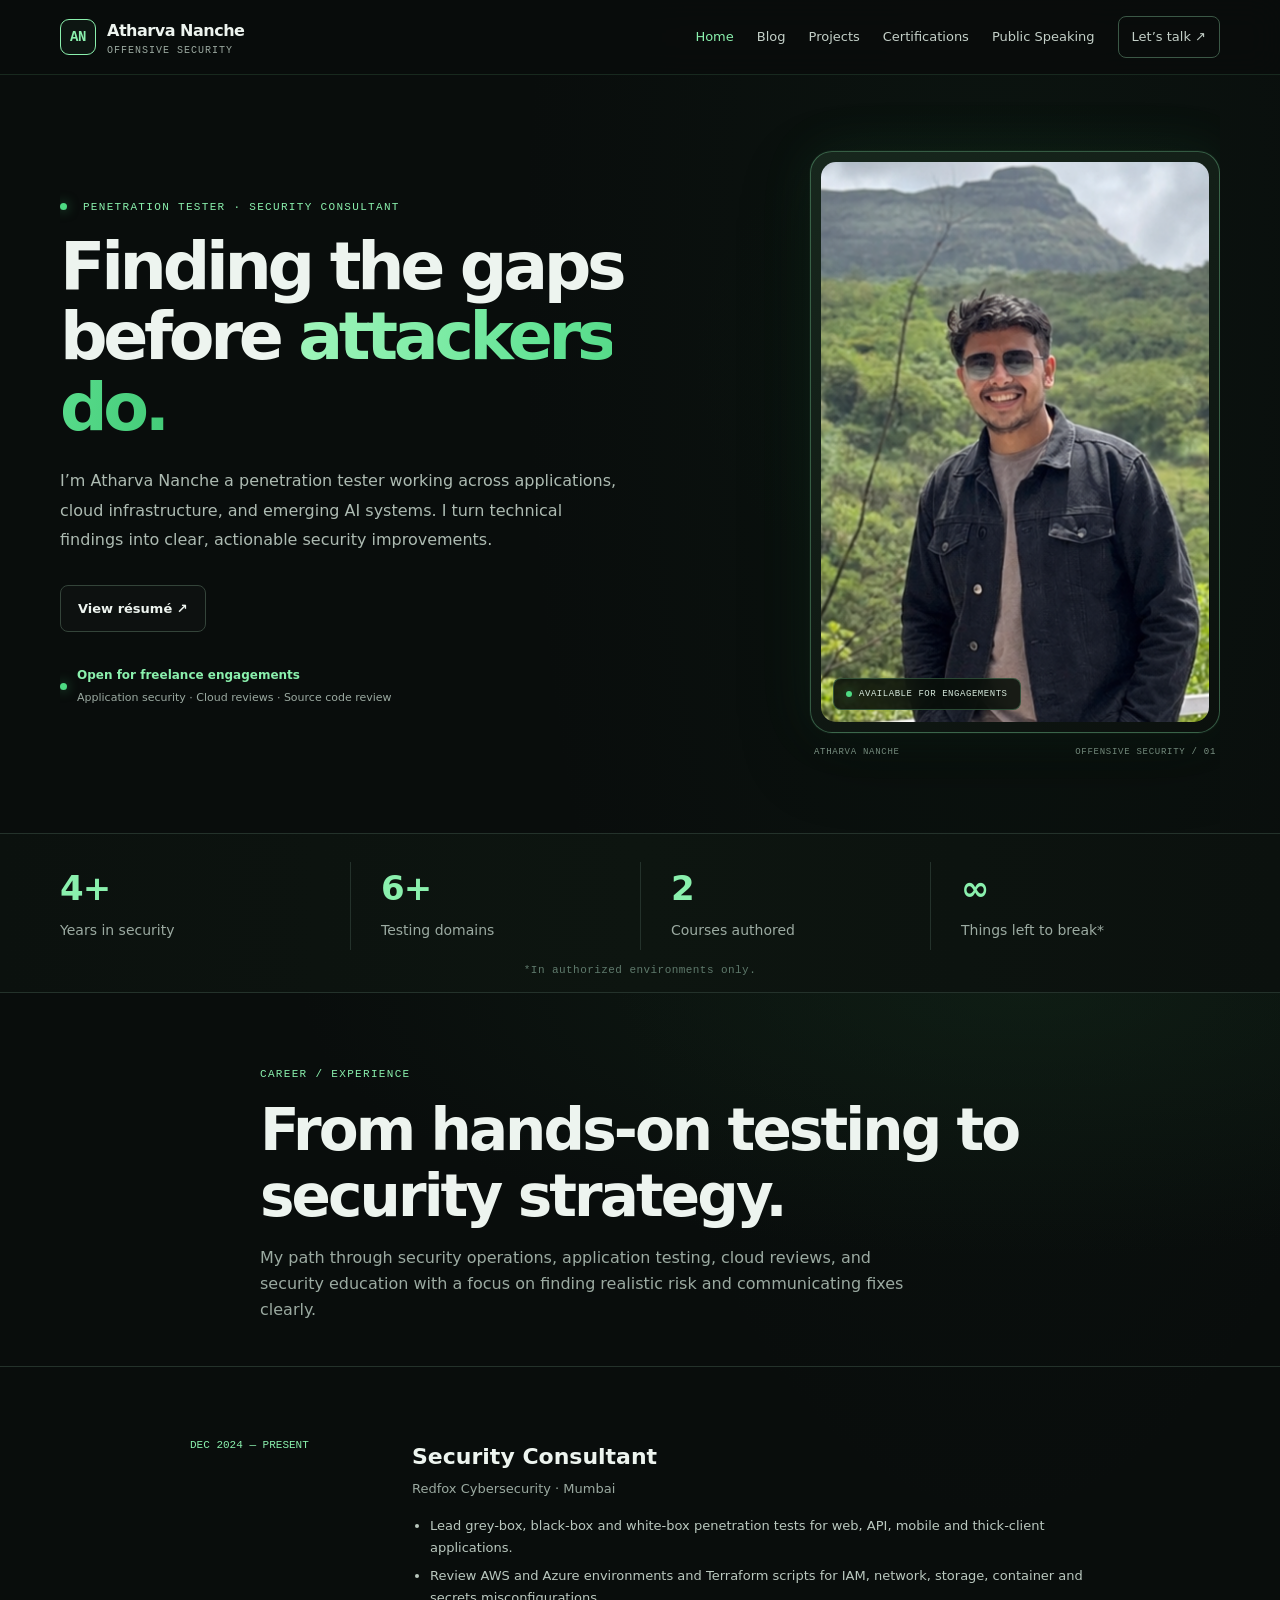
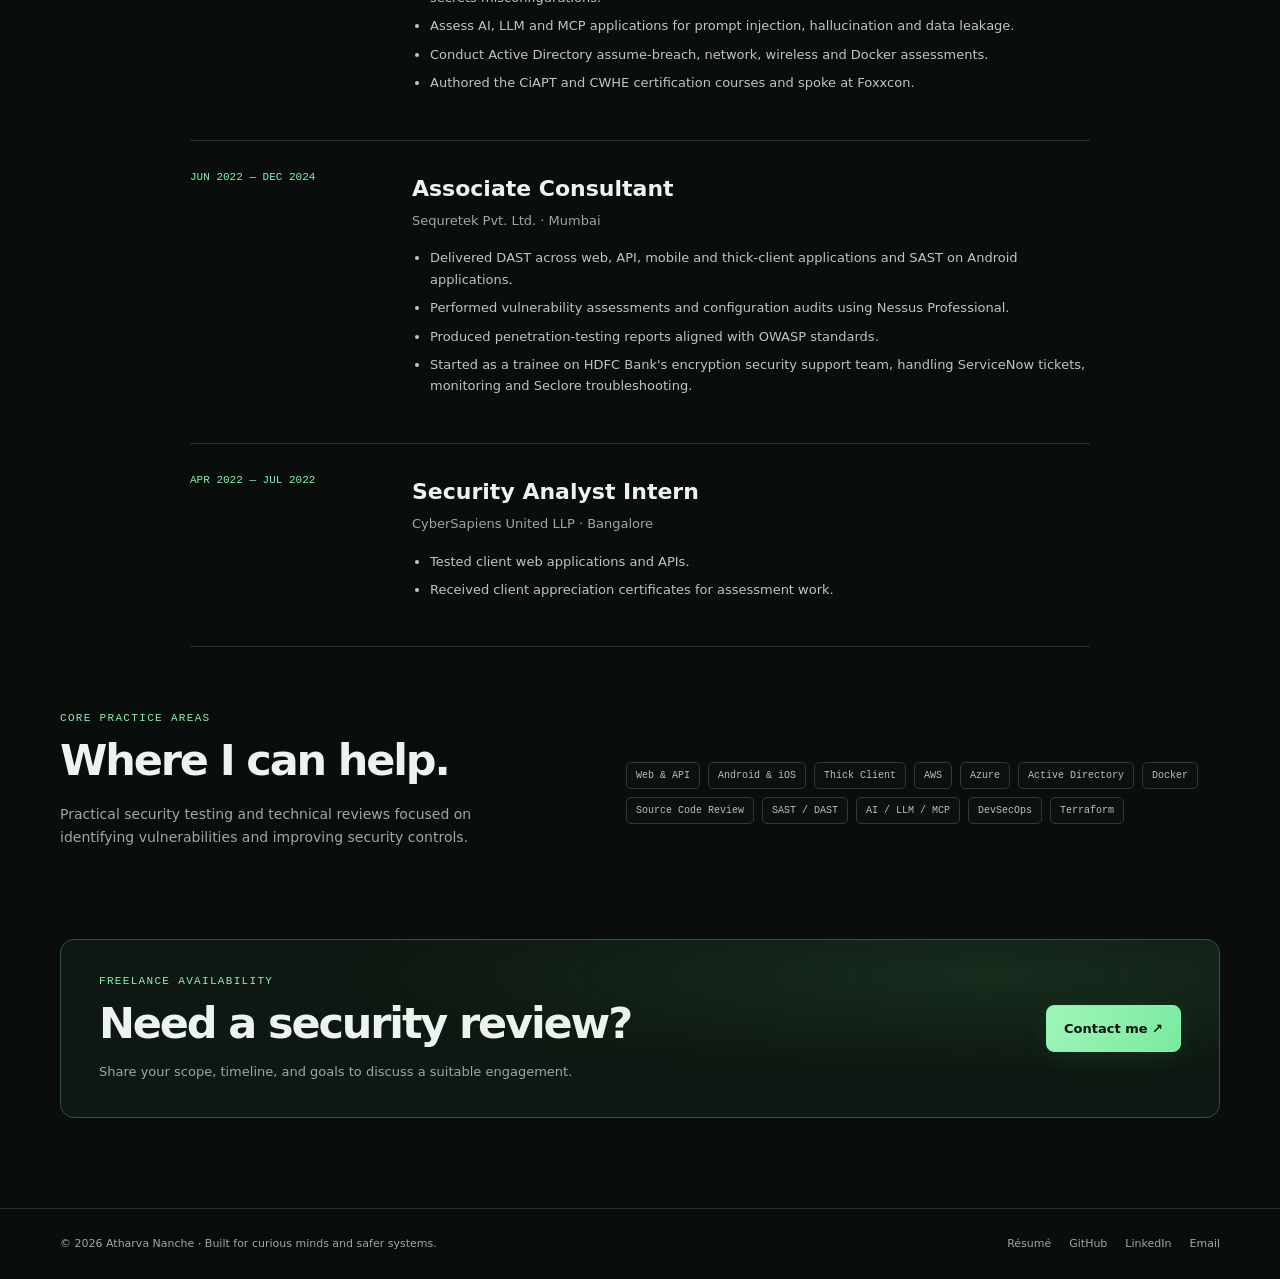
<file: index.html>
<!doctype html>
<html lang="en">
<head>
  <meta charset="utf-8">
  <meta name="viewport" content="width=device-width, initial-scale=1">

  <meta name="description" content="Atharva Nanche — penetration tester focused on application, cloud, and AI security. Available for freelance security engagements.">
  <meta name="theme-color" content="#090d0c">

  <title>Atharva Nanche | Penetration Tester &amp; Security Consultant</title>

  <link rel="icon" href="assets/favicon.svg" type="image/svg+xml">
  <link rel="stylesheet" href="assets/css/styles.css">

  <script defer src="assets/js/data.js"></script>
  <script defer src="assets/js/site.js"></script>
</head>

<body data-page="home">

  <div id="site-header"></div>

  <main>
    <!-- HERO -->
    <section class="hero container">

      <div class="hero-copy">
        <div class="eyebrow">
          <span class="status-dot"></span>
          PENETRATION TESTER · SECURITY CONSULTANT
        </div>

        <h1>
          Finding the gaps<br>
          before <span class="accent">attackers do.</span>
        </h1>

        <p class="hero-lede">
          I’m Atharva Nanche a penetration tester working across
          applications, cloud infrastructure, and emerging AI systems.
          I turn technical findings into clear, actionable security improvements.
        </p>

        <div class="hero-actions">
          <a
            class="button button-ghost"
            href="assets/Atharva_Nanche_Resume.pdf"
            target="_blank"
            rel="noopener noreferrer"
          >
            View résumé ↗
          </a>
        </div>

        <div class="availability">
          <span class="availability-mark"></span>
          <span>
            <strong>Open for freelance engagements</strong>
            <small>Application security · Cloud reviews · Source code review</small>
          </span>
        </div>
      </div>

      <!-- PROFILE IMAGE -->
      <div class="hero-profile">
        <div class="profile-frame">
          <!-- Replace this file with your own photo when ready -->
          <img
            src="assets/profile.png"
            alt="Temporary profile image placeholder for Atharva Nanche"
            class="profile-image"
            width="480"
            height="560"
          >

          <div class="profile-status">
            <span class="status-dot"></span>
            AVAILABLE FOR ENGAGEMENTS
          </div>
        </div>

        <div class="profile-caption">
          <span>ATHARVA NANCHE</span>
          <span>OFFENSIVE SECURITY / 01</span>
        </div>
      </div>

    </section>

    <!-- EXPERIENCE METRIC -->
    <section class="stats-strip" aria-label="Professional experience">
      <div class="container">
        <div class="stats-grid">
          <div class="stat"><strong>4+</strong><span>Years in security</span></div>
          <div class="stat"><strong>6+</strong><span>Testing domains</span></div>
          <div class="stat"><strong>2</strong><span>Courses authored</span></div>
          <div class="stat"><strong>∞</strong><span>Things left to break*</span></div>
        </div>
        <p class="stats-note">*In authorized environments only.</p>
      </div>
    </section>

    <!-- EXPERIENCE INTRODUCTION -->
    <section class="page-hero">
      <div class="container page-heading">
        <p class="eyebrow">CAREER / EXPERIENCE</p>

        <h2>From hands-on testing to security strategy.</h2>

        <p>
          My path through security operations, application testing,
          cloud reviews, and security education with a focus on finding
          realistic risk and communicating fixes clearly.
        </p>
      </div>
    </section>

    <!-- EXPERIENCE TIMELINE -->
    <section class="content-section container">

      <div class="timeline" id="experience-timeline"></div>

      <!-- CORE PRACTICE AREAS -->
      <div class="split-section practice-section">
        <div>
          <p class="eyebrow">CORE PRACTICE AREAS</p>
          <h2>Where I can help.</h2>
          <p class="section-intro">
            Practical security testing and technical reviews focused on
            identifying vulnerabilities and improving security controls.
          </p>
        </div>

        <div class="tag-list">
          <span class="tag">Web &amp; API</span>
          <span class="tag">Android &amp; iOS</span>
          <span class="tag">Thick Client</span>
          <span class="tag">AWS</span>
          <span class="tag">Azure</span>
          <span class="tag">Active Directory</span>
          <span class="tag">Docker</span>
          <span class="tag">Source Code Review</span>
          <span class="tag">SAST / DAST</span>
          <span class="tag">AI / LLM / MCP</span>
          <span class="tag">DevSecOps</span>
          <span class="tag">Terraform</span>
        </div>
      </div>

      <!-- FREELANCE CONTACT -->
      <div class="cta-panel">
        <div>
          <p class="eyebrow">FREELANCE AVAILABILITY</p>
          <h2>Need a security review?</h2>
          <p>
            Share your scope, timeline, and goals to discuss a suitable engagement.
          </p>
        </div>

        <a
          class="button button-primary"
          href="mailto:atharvananche001@gmail.com?subject=Security%20Engagement"
        >
          Contact me ↗
        </a>
      </div>

    </section>
  </main>

  <div id="site-footer"></div>

</body>
</html>
</file>
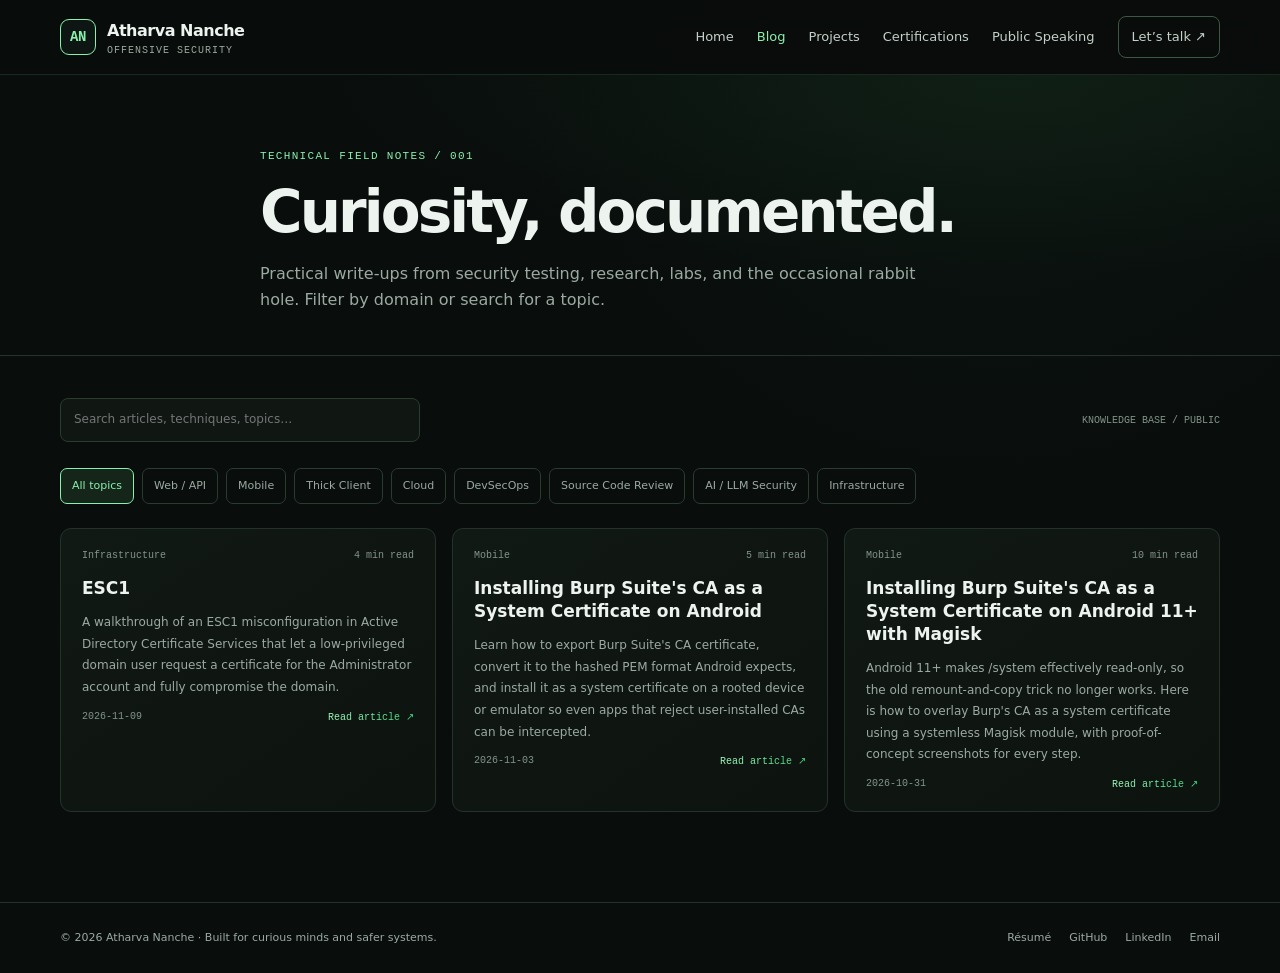
<file: blog/index.html>
<!doctype html><html lang="en"><head><meta charset="utf-8"><meta name="viewport" content="width=device-width,initial-scale=1"><meta name="description" content="Technical field notes on penetration testing, cloud security, mobile, DevSecOps, and AI security."><title>Blog | Atharva Nanche</title><link rel="icon" href="../assets/favicon.svg"><link rel="stylesheet" href="../assets/css/styles.css"><script>window.SITE_BASE="..";</script><script defer src="../assets/js/data.js"></script><script defer src="../assets/js/site.js"></script></head><body><div id="site-header"></div><main><section class="page-hero"><div class="container page-heading"><p class="eyebrow">TECHNICAL FIELD NOTES / 001</p><h1>Curiosity, documented.</h1><p>Practical write-ups from security testing, research, labs, and the occasional rabbit hole. Filter by domain or search for a topic.</p></div></section><section class="content-section container"><div class="toolbar"><input id="blog-search" class="search-input" type="search" placeholder="Search articles, techniques, topics…" aria-label="Search articles"><span class="article-meta">KNOWLEDGE BASE / PUBLIC</span></div><div id="blog-filters" class="filter-row"></div><div id="blog-grid" class="article-grid"></div></section></main><div id="site-footer"></div></body></html>
</file>
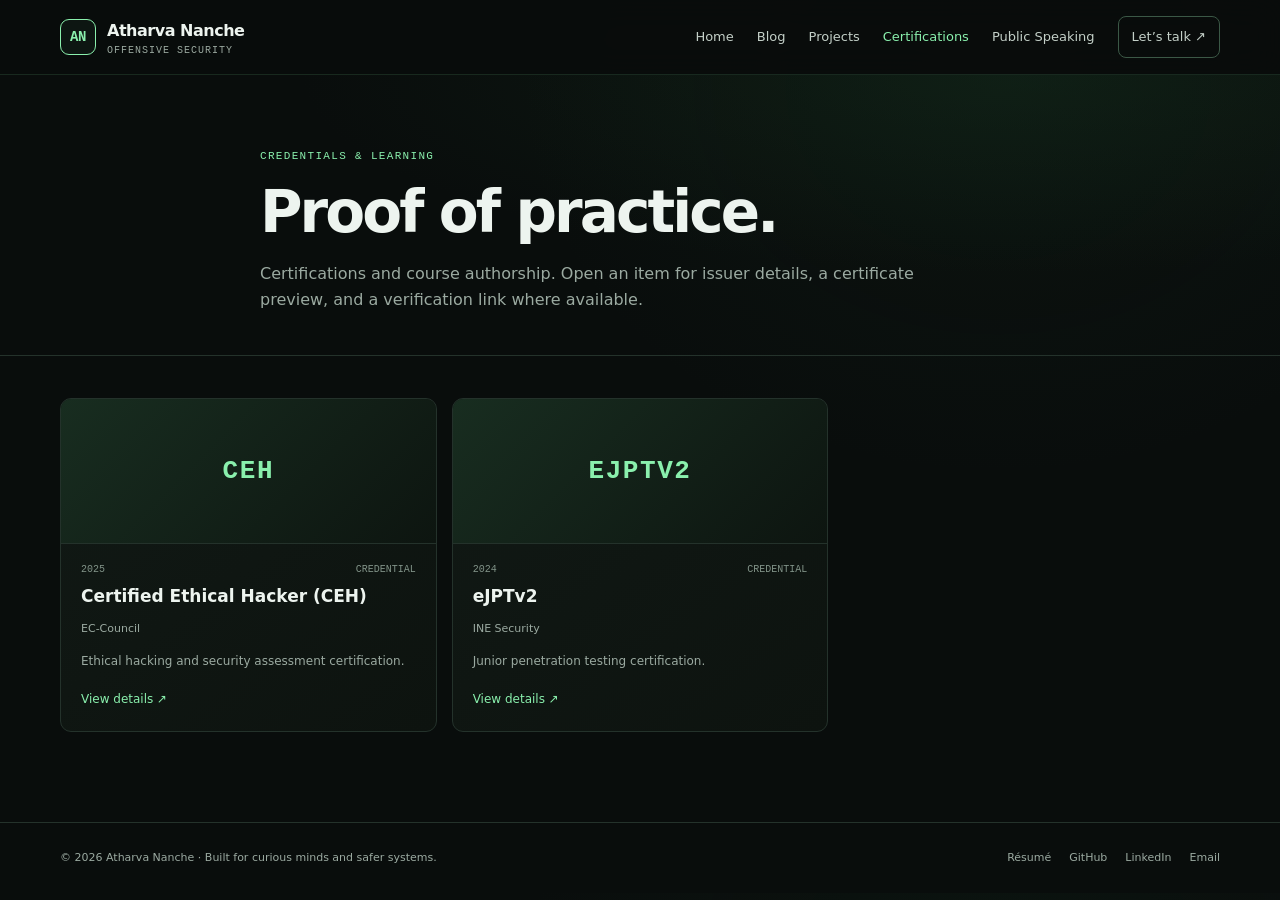
<file: certifications/index.html>
<!doctype html><html lang="en"><head><meta charset="utf-8"><meta name="viewport" content="width=device-width,initial-scale=1"><title>Certifications | Atharva Nanche</title><link rel="icon" href="../assets/favicon.svg"><link rel="stylesheet" href="../assets/css/styles.css"><script>window.SITE_BASE="..";</script><script defer src="../assets/js/data.js"></script><script defer src="../assets/js/site.js"></script></head><body><div id="site-header"></div><main><section class="page-hero"><div class="container page-heading"><p class="eyebrow">CREDENTIALS & LEARNING</p><h1>Proof of practice.</h1><p>Certifications and course authorship. Open an item for issuer details, a certificate preview, and a verification link where available.</p></div></section><section class="content-section container"><div id="cert-grid" class="cert-grid"></div></section></main><div id="site-footer"></div></body></html>
</file>
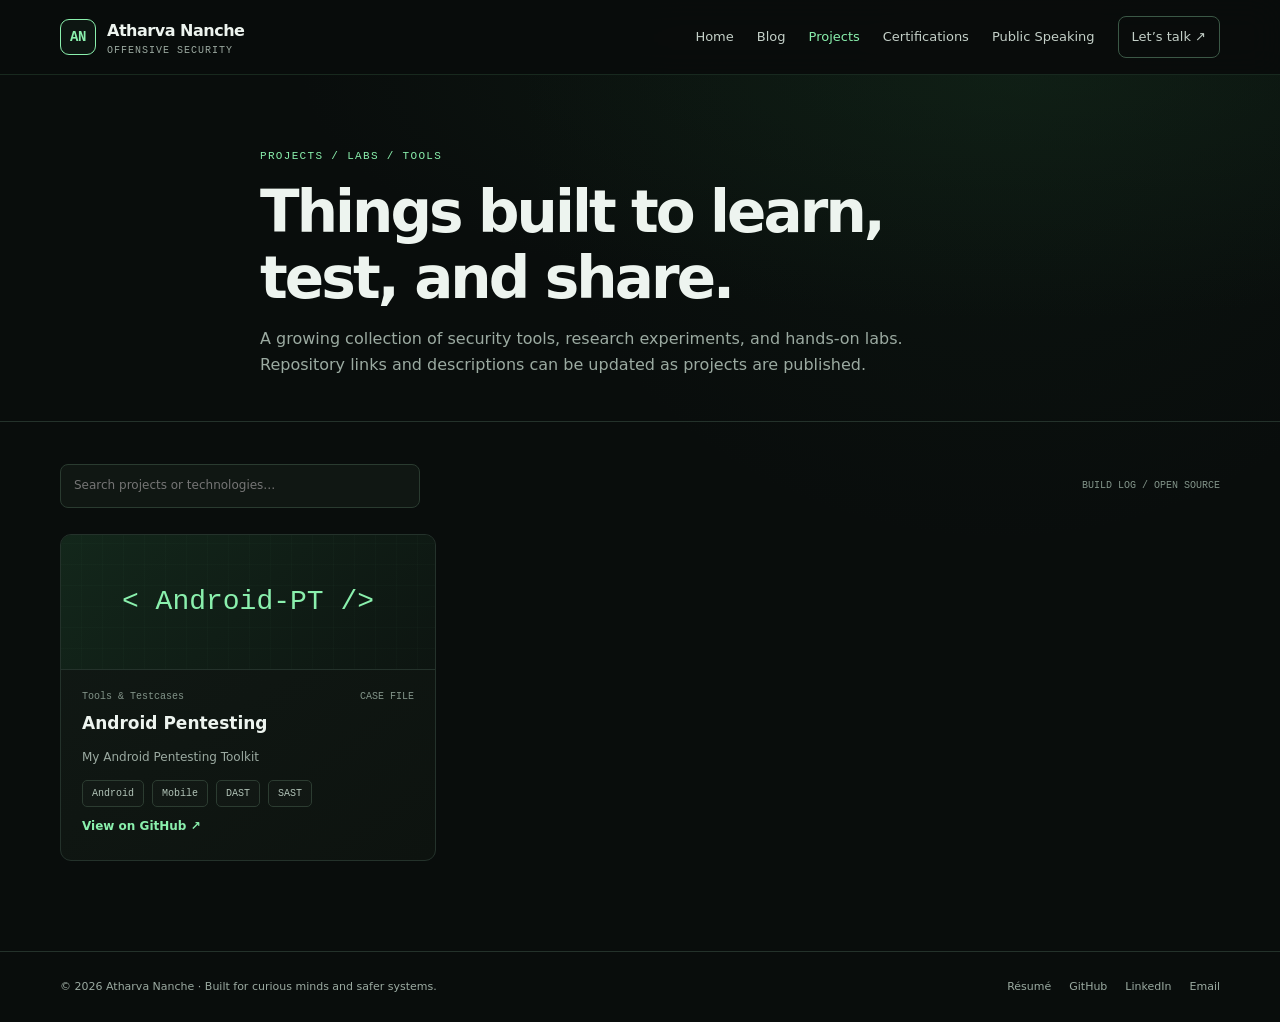
<file: projects/index.html>
<!doctype html><html lang="en"><head><meta charset="utf-8"><meta name="viewport" content="width=device-width,initial-scale=1"><title>Projects | Atharva Nanche</title><link rel="icon" href="../assets/favicon.svg"><link rel="stylesheet" href="../assets/css/styles.css"><script>window.SITE_BASE="..";</script><script defer src="../assets/js/data.js"></script><script defer src="../assets/js/site.js"></script></head><body><div id="site-header"></div><main><section class="page-hero"><div class="container page-heading"><p class="eyebrow">PROJECTS / LABS / TOOLS</p><h1>Things built to learn, test, and share.</h1><p>A growing collection of security tools, research experiments, and hands-on labs. Repository links and descriptions can be updated as projects are published.</p></div></section><section class="content-section container"><div class="toolbar"><input id="project-search" class="search-input" type="search" placeholder="Search projects or technologies…" aria-label="Search projects"><span class="article-meta">BUILD LOG / OPEN SOURCE</span></div><div id="projects-grid" class="project-grid"></div></section></main><div id="site-footer"></div></body></html>
</file>
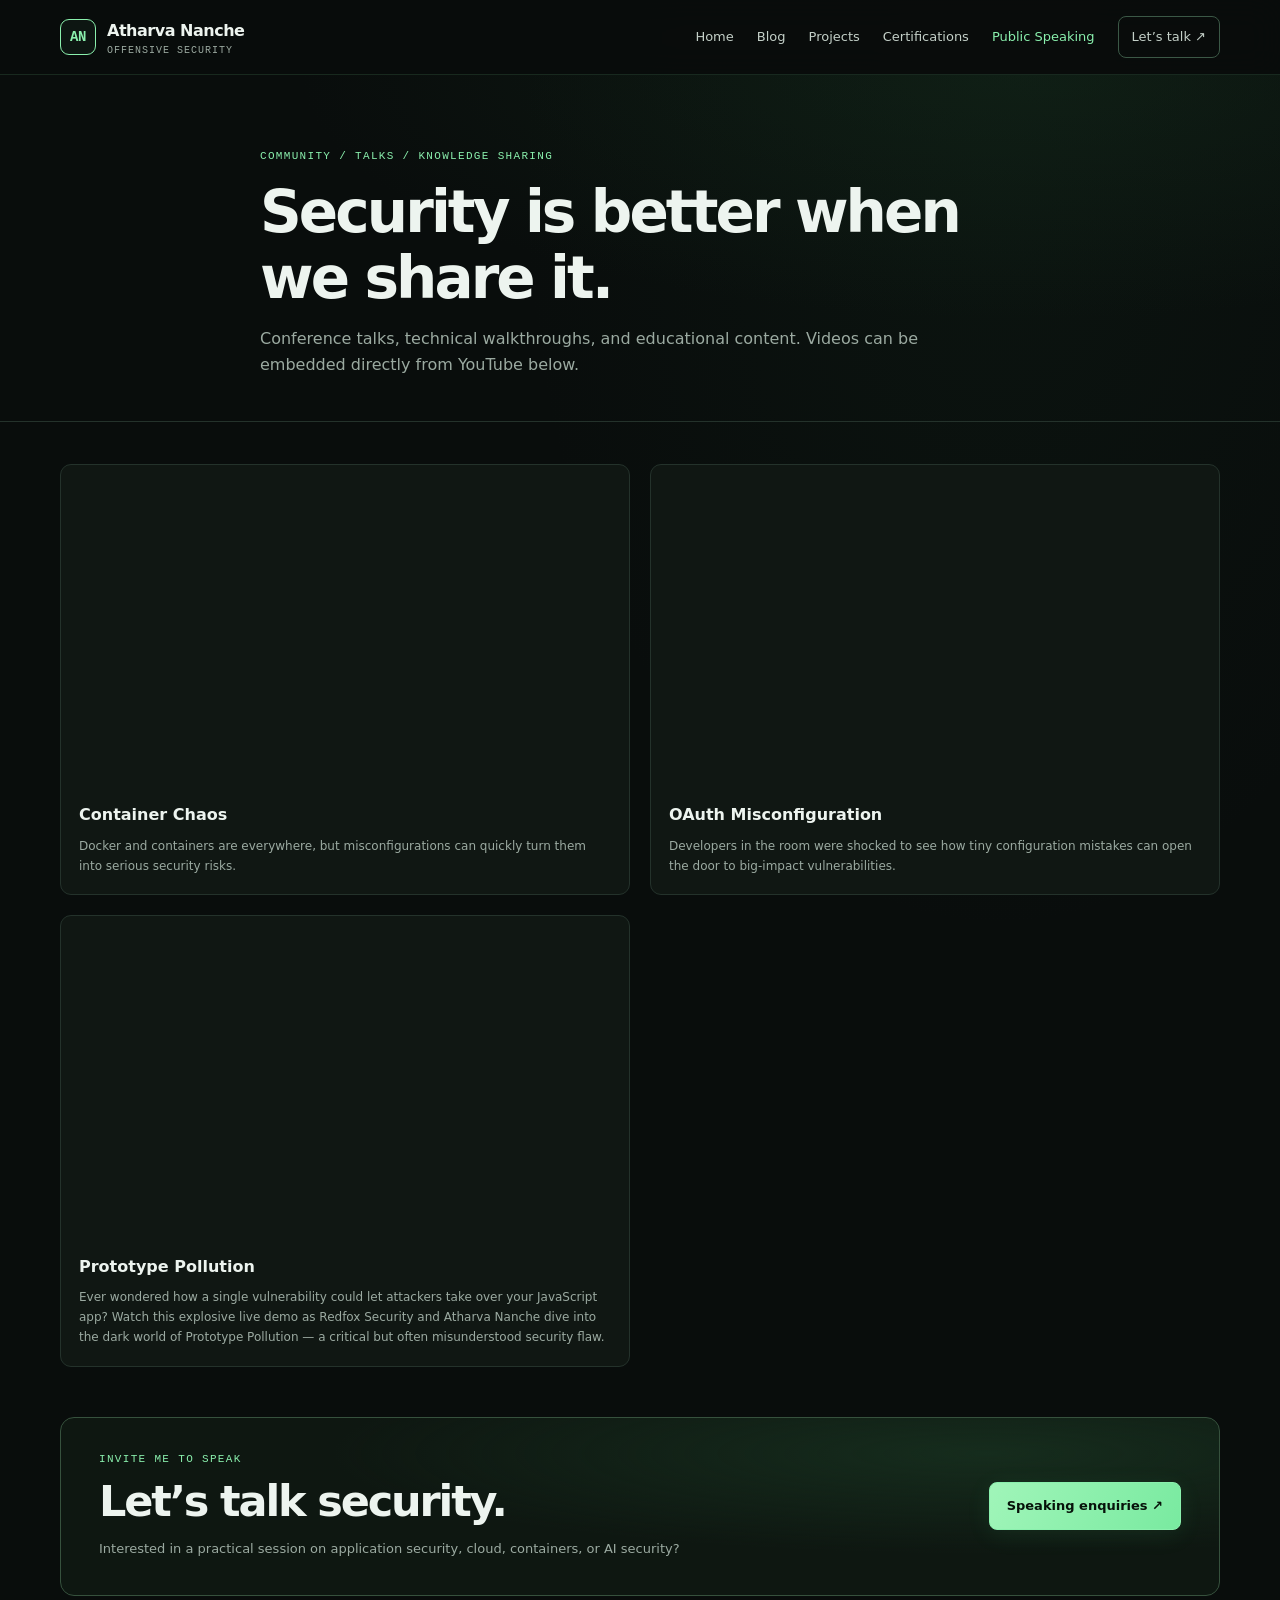
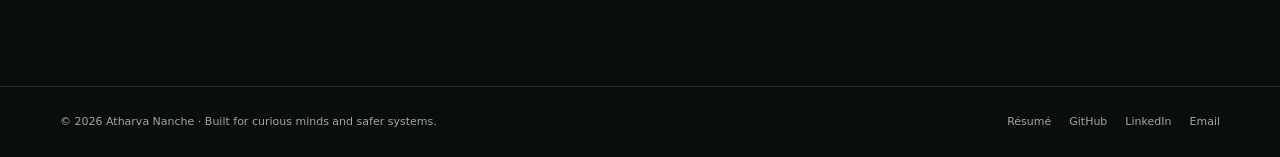
<file: public-speaking/index.html>
<!doctype html><html lang="en"><head><meta charset="utf-8"><meta name="viewport" content="width=device-width,initial-scale=1"><title>Public Speaking | Atharva Nanche</title><link rel="icon" href="../assets/favicon.svg"><link rel="stylesheet" href="../assets/css/styles.css"><script>window.SITE_BASE="..";</script><script defer src="../assets/js/data.js"></script><script defer src="../assets/js/site.js"></script></head><body><div id="site-header"></div><main><section class="page-hero"><div class="container page-heading"><p class="eyebrow">COMMUNITY / TALKS / KNOWLEDGE SHARING</p><h1>Security is better when we share it.</h1><p>Conference talks, technical walkthroughs, and educational content. Videos can be embedded directly from YouTube below.</p></div></section><section class="content-section container"><div id="video-grid" class="video-grid"></div><div class="cta-panel" style="margin-top:50px"><div><p class="eyebrow">INVITE ME TO SPEAK</p><h2>Let’s talk security.</h2><p>Interested in a practical session on application security, cloud, containers, or AI security?</p></div><a class="button button-primary" href="mailto:atharvananche001@gmail.com?subject=Speaking%20Invitation">Speaking enquiries ↗</a></div></section></main><div id="site-footer"></div></body></html>
</file>
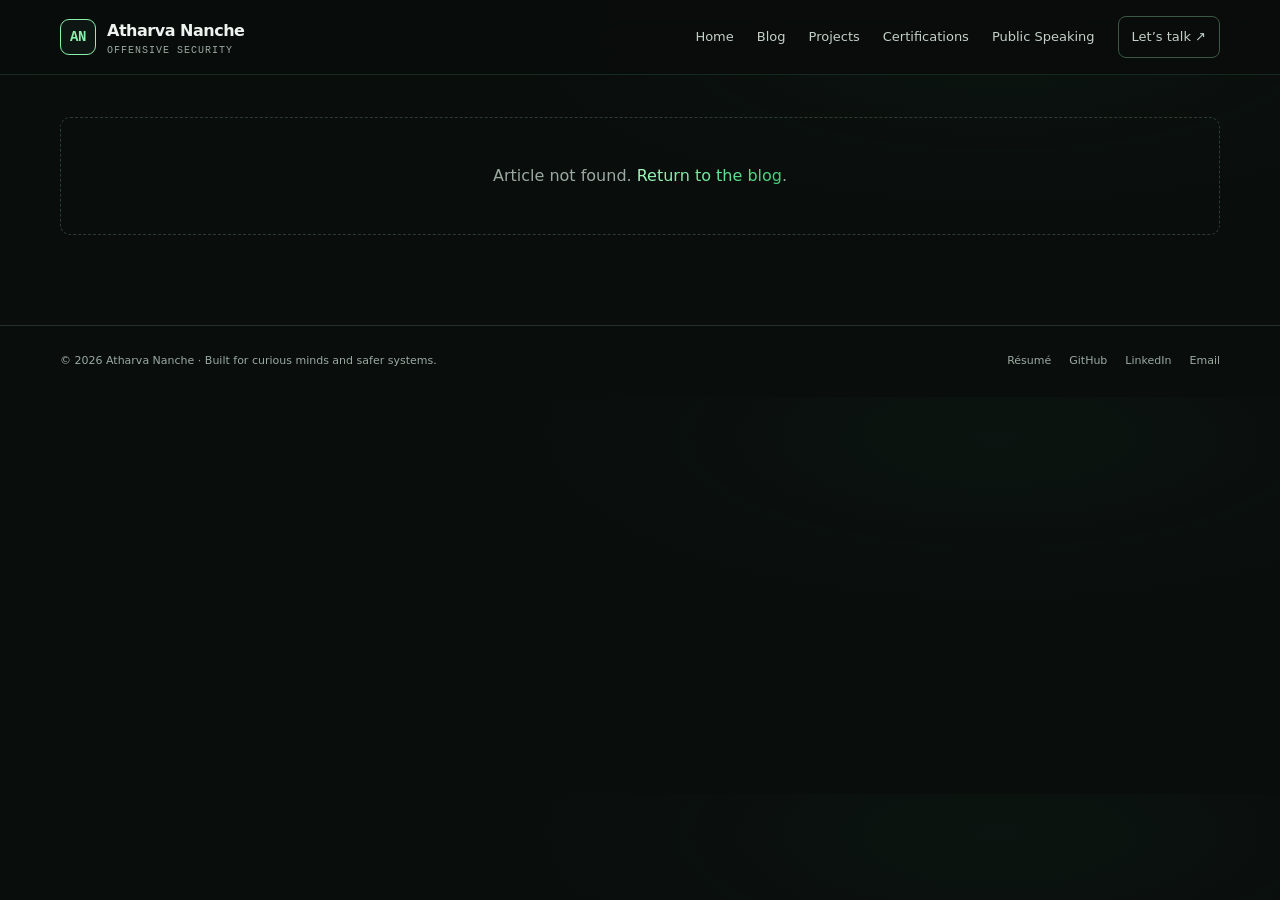
<file: blog/article.html>
<!doctype html><html lang="en"><head><meta charset="utf-8"><meta name="viewport" content="width=device-width,initial-scale=1"><title>Article | Atharva Nanche</title><link rel="icon" href="../assets/favicon.svg"><link rel="stylesheet" href="../assets/css/styles.css"><script>window.SITE_BASE="..";</script><script defer src="../assets/js/data.js"></script><script defer src="../assets/js/site.js"></script></head><body><div id="site-header"></div><main id="article-root"></main><div id="site-footer"></div></body></html>
</file>
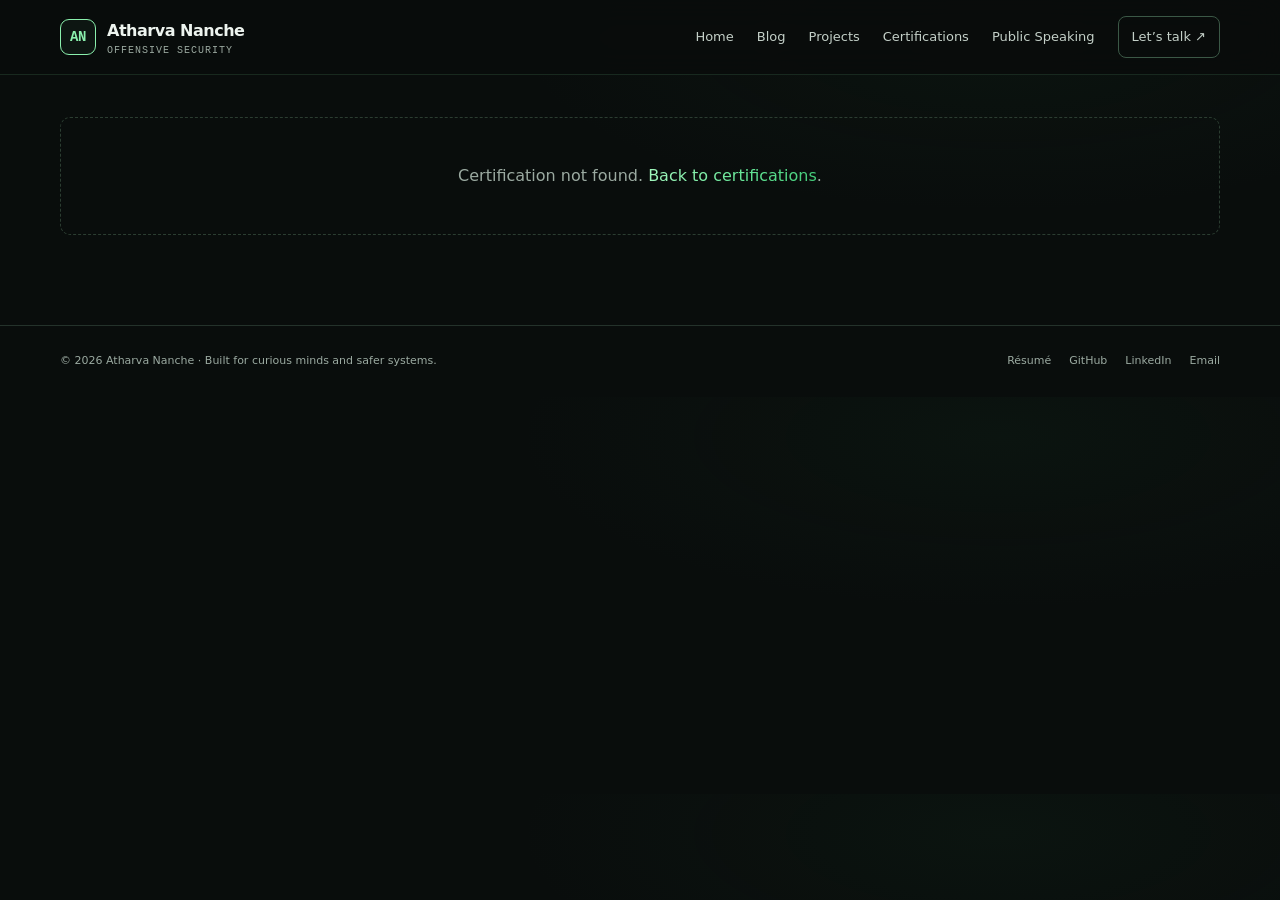
<file: certifications/details.html>
<!doctype html><html lang="en"><head><meta charset="utf-8"><meta name="viewport" content="width=device-width,initial-scale=1"><title>Certification details | Atharva Nanche</title><link rel="icon" href="../assets/favicon.svg"><link rel="stylesheet" href="../assets/css/styles.css"><script>window.SITE_BASE="..";</script><script defer src="../assets/js/data.js"></script><script defer src="../assets/js/site.js"></script></head><body><div id="site-header"></div><main id="cert-detail"></main><div id="site-footer"></div></body></html>
</file>
<file: assets/css/styles.css>
:root {
  --bg: #090d0c;
  --bg-soft: #0c120f;
  --panel: #101715;
  --panel2: #131c18;
  --line: #24322b;
  --text: #edf4ef;
  --muted: #9baaa1;
  --green: #8af0ad;
  --green2: #4edb83;
  --green-dark: #183a27;
  --mono: "SFMono-Regular", Consolas, "Liberation Mono", monospace;
  --sans: Inter, ui-sans-serif, system-ui, -apple-system,
    BlinkMacSystemFont, "Segoe UI", sans-serif;
  --max: 1160px;
}

/* RESET */

* {
  box-sizing: border-box;
}

html {
  scroll-behavior: smooth;
  scroll-padding-top: 90px;
}

body {
  margin: 0;
  background:
    radial-gradient(ellipse at 78% 10%, rgba(30, 79, 47, 0.10), transparent 34%),
    var(--bg);
  color: var(--text);
  font-family: var(--sans);
  line-height: 1.65;
}

a {
  color: inherit;
  text-decoration: none;
}

img {
  max-width: 100%;
  display: block;
}

button,
input,
select,
textarea {
  font: inherit;
}

button,
a {
  -webkit-tap-highlight-color: transparent;
}

::selection {
  color: #07120a;
  background: var(--green);
}

.container {
  width: min(var(--max), calc(100% - 44px));
  margin-inline: auto;
}

/* NAVIGATION */

.site-header {
  position: sticky;
  top: 0;
  z-index: 20;
  background: rgba(9, 13, 12, 0.90);
  backdrop-filter: blur(16px);
  -webkit-backdrop-filter: blur(16px);
  border-bottom: 1px solid rgba(138, 240, 173, 0.12);
}

.nav-wrap {
  min-height: 74px;
  display: flex;
  align-items: center;
  justify-content: space-between;
  gap: 24px;
}

.brand {
  display: flex;
  align-items: center;
  gap: 11px;
  font-weight: 750;
  letter-spacing: -0.03em;
  flex-shrink: 0;
}

.brand-mark {
  display: grid;
  place-items: center;
  width: 36px;
  height: 36px;
  border: 1px solid var(--green);
  border-radius: 9px;
  color: var(--green);
  font: 700 14px var(--mono);
  background: rgba(138, 240, 173, 0.04);
}

.brand small {
  display: block;
  color: var(--muted);
  font: 10px var(--mono);
  letter-spacing: 0.1em;
}

.nav-links {
  display: flex;
  align-items: center;
  gap: 23px;
  color: #c4d0c8;
  font-size: 13px;
}

.nav-links a {
  transition: color 0.2s ease;
}

.nav-links a:hover,
.nav-links a.active {
  color: var(--green);
}

.nav-contact {
  border: 1px solid #3b5846;
  border-radius: 8px;
  padding: 9px 13px;
}

.nav-contact:hover {
  background: rgba(138, 240, 173, 0.06);
}

.menu-toggle {
  display: none;
  background: transparent;
  border: 1px solid var(--line);
  color: var(--text);
  padding: 7px 10px;
  border-radius: 8px;
  cursor: pointer;
}

/* HERO */

.hero {
  position: relative;
  display: grid;
  grid-template-columns: minmax(0, 1.12fr) minmax(280px, 0.88fr);
  align-items: center;
  gap: clamp(35px, 6vw, 80px);
  padding-top: 76px;
  padding-bottom: 76px;
  overflow: hidden;
  isolation: isolate;
}

.hero::before {
  content: "";
  position: absolute;
  z-index: -1;
  right: -10%;
  top: 2%;
  width: 650px;
  height: 540px;
  background: radial-gradient(
    ellipse,
    rgba(53, 165, 95, 0.12),
    rgba(18, 61, 34, 0.04) 42%,
    transparent 70%
  );
  pointer-events: none;
}

.hero-copy {
  position: relative;
  z-index: 1;
  min-width: 0;
}

.eyebrow {
  font: 11px var(--mono);
  letter-spacing: 0.12em;
  color: var(--green);
  margin: 0 0 18px;
}

.status-dot,
.availability-mark {
  display: inline-block;
  width: 7px;
  height: 7px;
  flex: 0 0 auto;
  background: var(--green2);
  border-radius: 50%;
  box-shadow: 0 0 12px rgba(78, 219, 131, 0.55);
  margin-right: 8px;
}

.hero h1 {
  max-width: 720px;
  font-size: clamp(43px, 5.2vw, 72px);
  line-height: 1.06;
  letter-spacing: -0.065em;
  margin: 0 0 24px;
  font-weight: 760;
  text-wrap: balance;
}

.accent {
  color: var(--green);
  background: linear-gradient(100deg, #a1f6bc 0%, #62e394 60%, #43cb78 100%);
  background-clip: text;
  -webkit-background-clip: text;
  -webkit-text-fill-color: transparent;
}

.hero-lede {
  max-width: 560px;
  font-size: 16px;
  color: #adbbb2;
  line-height: 1.85;
  margin: 0;
}

.hero-actions {
  display: flex;
  gap: 12px;
  flex-wrap: wrap;
  margin-top: 30px;
}

.button {
  display: inline-flex;
  align-items: center;
  justify-content: center;
  gap: 12px;
  padding: 12px 17px;
  border-radius: 8px;
  font-size: 13px;
  font-weight: 700;
  transition:
    transform 0.2s ease,
    border-color 0.2s ease,
    background 0.2s ease;
}

.button:hover {
  transform: translateY(-2px);
}

.button-primary {
  background: linear-gradient(115deg, #a0f5b9, #79eaa0);
  color: #07120a;
  border: 1px solid var(--green);
  box-shadow: 0 5px 24px rgba(78, 219, 131, 0.09);
}

.button-primary:hover {
  background: #b4f8c7;
  box-shadow: 0 7px 28px rgba(78, 219, 131, 0.16);
}

.button-ghost {
  border: 1px solid #34443a;
  color: var(--text);
  background: rgba(255, 255, 255, 0.015);
}

.button-ghost:hover {
  border-color: var(--green);
  background: rgba(138, 240, 173, 0.04);
}

.availability {
  display: flex;
  align-items: center;
  gap: 8px;
  margin-top: 34px;
  color: var(--green);
  font-size: 12px;
}

.availability-mark {
  margin-right: 2px;
}

.availability strong {
  font-weight: 650;
}

.availability small {
  display: block;
  color: var(--muted);
  font-size: 11px;
  margin-top: 3px;
}

/* PROFILE IMAGE */

.hero-profile {
  width: 100%;
  max-width: 410px;
  justify-self: end;
  position: relative;
}

.profile-frame {
  position: relative;
  padding: 10px;
  border: 1px solid rgba(138, 240, 173, 0.32);
  border-radius: 22px;
  background: linear-gradient(145deg, #17271d, #0b100d);
  box-shadow:
    0 0 0 1px rgba(138, 240, 173, 0.04),
    0 25px 70px rgba(0, 0, 0, 0.32),
    0 0 55px rgba(78, 219, 131, 0.09);
}

.profile-image {
  width: 100%;
  aspect-ratio: 4 / 4.7;
  object-fit: cover;
  object-position: center;
  border-radius: 15px;
  background: #101b14;
}

.profile-status {
  position: absolute;
  left: 22px;
  bottom: 22px;
  display: flex;
  align-items: center;
  padding: 10px 12px;
  border: 1px solid rgba(138, 240, 173, 0.25);
  border-radius: 8px;
  background: rgba(8, 15, 10, 0.88);
  backdrop-filter: blur(12px);
  -webkit-backdrop-filter: blur(12px);
  color: #d6e9dc;
  font: 9px var(--mono);
  letter-spacing: 0.06em;
}

.profile-status .status-dot {
  width: 6px;
  height: 6px;
  margin-right: 7px;
}

.profile-caption {
  display: flex;
  justify-content: space-between;
  gap: 12px;
  padding: 14px 4px 0;
  color: #8ea697;
  font: 9px var(--mono);
  letter-spacing: 0.08em;
}

/* EXPERIENCE METRIC */

.stats-strip {
  border-block: 1px solid var(--line);
  background: linear-gradient(90deg, #0b110e, #0d1510, #0b110e);
  padding: 28px 0 16px;
}

.stats-grid {
  display: grid;
  grid-template-columns: repeat(4, minmax(0, 1fr));
}

.stat {
  display: flex;
  flex-direction: column;
  gap: 12px;
  padding: 8px 0 8px 30px;
  border-left: 1px solid var(--line);
  text-align: left;
}

.stat:first-child {
  padding-left: 0;
  border-left: 0;
}

.stat strong {
  display: block;
  font-size: 34px;
  line-height: 1.1;
  letter-spacing: -0.03em;
  color: var(--green);
}

.stat span {
  color: var(--muted);
  font-size: 14px;
}

.stats-note {
  margin: 14px 0 0;
  text-align: center;
  font: 11px var(--mono);
  letter-spacing: 0.04em;
  color: #5f7a6c;
}

/* GENERAL SECTIONS */

.section {
  padding-top: 92px;
  padding-bottom: 92px;
}

.section-alt {
  background: var(--bg-soft);
  border-block: 1px solid #17221b;
}

.section-heading {
  display: flex;
  align-items: end;
  justify-content: space-between;
  gap: 28px;
  margin-bottom: 32px;
}

.section-heading h2,
.split-section h2,
.cta-panel h2,
.page-heading h2,
.page-heading h1 {
  font-size: clamp(29px, 3.6vw, 43px);
  line-height: 1.13;
  letter-spacing: -0.05em;
  margin: 0;
}

.section-heading .eyebrow,
.split-section .eyebrow,
.cta-panel .eyebrow {
  margin-bottom: 12px;
}

.section-intro {
  max-width: 440px;
  color: var(--muted);
  font-size: 14px;
  margin: 18px 0 25px;
}

/* CARDS */

.capability-grid {
  display: grid;
  grid-template-columns: repeat(4, 1fr);
  gap: 14px;
}

.capability-card,
.project-card,
.article-card,
.cert-card {
  border: 1px solid var(--line);
  border-radius: 11px;
  background: linear-gradient(145deg, #111915, #0d130f);
  transition:
    transform 0.2s ease,
    border-color 0.2s ease;
}

.capability-card {
  padding: 22px;
}

.capability-card:hover,
.project-card:hover,
.article-card:hover,
.cert-card:hover {
  transform: translateY(-4px);
  border-color: #4e765c;
}

.card-icon {
  display: grid;
  place-items: center;
  width: 39px;
  height: 39px;
  border-radius: 9px;
  background: #1a2b20;
  color: var(--green);
  font-size: 20px;
  margin-bottom: 27px;
}

.card-index {
  font: 9px var(--mono);
  letter-spacing: 0.08em;
  color: #708579;
}

.capability-card h3,
.project-card h3,
.article-card h3,
.cert-card h3 {
  font-size: 17px;
  line-height: 1.35;
  margin: 10px 0;
}

.capability-card p,
.project-card p,
.article-card p,
.cert-card p {
  font-size: 12px;
  color: var(--muted);
  line-height: 1.8;
}

.card-link,
.text-link {
  display: inline-block;
  color: var(--green);
  font-size: 12px;
  font-weight: 700;
  margin-top: 10px;
}

/* PROJECTS AND BLOGS */

.project-grid,
.article-grid {
  display: grid;
  grid-template-columns: repeat(3, minmax(0, 1fr));
  gap: 16px;
}

.project-card {
  overflow: hidden;
}

.project-visual {
  height: 135px;
  background: linear-gradient(135deg, #13271b, #0d1511);
  border-bottom: 1px solid var(--line);
  display: flex;
  align-items: center;
  justify-content: center;
  color: var(--green);
  font: 28px var(--mono);
  position: relative;
  overflow: hidden;
}

.project-visual::after {
  content: "";
  position: absolute;
  inset: 0;
  background:
    repeating-linear-gradient(0deg, transparent 0 20px, #8af0ad09 21px),
    repeating-linear-gradient(90deg, transparent 0 20px, #8af0ad09 21px);
}

.project-card-content {
  padding: 21px;
}

.article-card {
  padding: 21px;
}

.article-meta {
  display: flex;
  justify-content: space-between;
  gap: 10px;
  color: #829489;
  font: 10px var(--mono);
}

.article-card h3 {
  font-size: 17px;
  margin-top: 16px;
}

/* PRACTICE AREAS */

.split-section {
  display: grid;
  grid-template-columns: 0.9fr 1.1fr;
  gap: 80px;
  align-items: center;
}

.practice-section {
  margin-top: 65px;
}

.tag-list {
  display: flex;
  gap: 8px;
  flex-wrap: wrap;
  align-content: center;
}

.tag {
  font: 10px var(--mono);
  color: #b2c4b8;
  border: 1px solid #2c3c31;
  background: rgba(255, 255, 255, 0.012);
  padding: 7px 9px;
  border-radius: 5px;
  transition:
    color 0.2s ease,
    border-color 0.2s ease;
}

.tag:hover {
  color: var(--green);
  border-color: #4e765c;
}

/* EXPERIENCE TIMELINE */

.timeline {
  max-width: 900px;
  margin: auto;
}

.experience-item {
  display: grid;
  grid-template-columns: 190px minmax(0, 1fr);
  gap: 32px;
  padding: 30px 0;
  border-bottom: 1px solid var(--line);
}

.experience-date {
  font: 11px var(--mono);
  color: var(--green);
}

.experience-item h2 {
  font-size: 22px;
  margin: 0;
}

.experience-company {
  color: var(--muted);
  font-size: 13px;
  margin: 3px 0 15px;
}

.experience-item ul {
  padding-left: 18px;
  color: #bac8bf;
}

.experience-item li {
  font-size: 13px;
  margin: 7px 0;
}

/* CALL TO ACTION */

.cta-panel {
  margin-top: 65px;
  border: 1px solid #36513d;
  border-radius: 14px;
  padding: 35px 38px;
  background:
    radial-gradient(ellipse at 80% 20%, rgba(23, 48, 31, 0.85) 0%, transparent 50%),
    #0e1711;
  display: flex;
  align-items: center;
  justify-content: space-between;
  gap: 30px;
}

.cta-panel p:not(.eyebrow) {
  color: var(--muted);
  font-size: 13px;
  margin-bottom: 0;
}

/* FOOTER */

.site-footer {
  border-top: 1px solid var(--line);
  padding: 26px 0;
  color: var(--muted);
  font-size: 11px;
}

.footer-inner {
  display: flex;
  align-items: center;
  justify-content: space-between;
  gap: 20px;
}

.footer-links {
  display: flex;
  gap: 18px;
}

.footer-links a:hover {
  color: var(--green);
}

/* PAGE HEADERS */

.page-hero {
  padding: 75px 0 42px;
  border-bottom: 1px solid var(--line);
  background: radial-gradient(ellipse at 80% 0%, #16301e66, transparent 50%);
}

.page-heading {
  max-width: 760px;
}

.page-heading h1,
.page-heading h2 {
  font-size: clamp(38px, 5vw, 58px);
  margin-bottom: 15px;
}

.page-heading p:not(.eyebrow) {
  color: var(--muted);
  max-width: 670px;
  margin: 0;
}

.content-section {
  padding-top: 42px;
  padding-bottom: 90px;
}

/* SEARCH AND FILTERS */

.toolbar {
  display: flex;
  gap: 12px;
  align-items: center;
  justify-content: space-between;
  margin-bottom: 26px;
  flex-wrap: wrap;
}

.search-input,
.filter-select {
  background: #101713;
  color: var(--text);
  border: 1px solid #2a3b30;
  border-radius: 8px;
  padding: 11px 13px;
  font-size: 12px;
  outline: none;
}

.search-input {
  width: min(360px, 100%);
}

.search-input:focus,
.filter-select:focus {
  border-color: var(--green);
}

.filter-row {
  display: flex;
  gap: 8px;
  flex-wrap: wrap;
  margin-bottom: 24px;
}

.filter-chip {
  border: 1px solid #2a3b30;
  border-radius: 7px;
  background: transparent;
  color: var(--muted);
  font-size: 11px;
  padding: 8px 11px;
  cursor: pointer;
}

.filter-chip.active,
.filter-chip:hover {
  border-color: var(--green);
  color: var(--green);
  background: #15251a;
}

.empty-state {
  border: 1px dashed #2b3d31;
  border-radius: 10px;
  padding: 45px;
  text-align: center;
  color: var(--muted);
  grid-column: 1 / -1;
}

/* ARTICLE CONTENT */

.article-body {
  max-width: 800px;
  margin: 0 auto;
  color: #c3cec6;
}

.article-body h2 {
  color: var(--text);
  font-size: 25px;
  letter-spacing: -0.03em;
  margin-top: 40px;
}

.article-body h3 {
  color: var(--text);
  margin-top: 27px;
}

.article-body p,
.article-body li {
  font-size: 15px;
  line-height: 1.9;
}

.article-body code,
.inline-code {
  font: 12px var(--mono);
  background: #16231a;
  border: 1px solid #2b3c30;
  border-radius: 5px;
  padding: 3px 5px;
  color: var(--green);
}

.article-body pre {
  overflow: auto;
  padding: 20px;
  background: #060a08;
  border: 1px solid var(--line);
  border-radius: 9px;
  color: #a5eeb8;
  font: 12px/1.7 var(--mono);
}

.callout {
  border-left: 3px solid var(--green);
  padding: 14px 17px;
  background: #112017;
  color: #c1d4c5;
  border-radius: 0 8px 8px 0;
  font-size: 13px;
  margin: 25px 0;
}

.article-title {
  max-width: 850px;
  margin: 0 auto;
  padding: 55px 0 30px;
}

.article-title h1 {
  font-size: clamp(34px, 5vw, 54px);
  line-height: 1.12;
  letter-spacing: -0.05em;
  margin: 14px 0;
}

.article-title .dek {
  font-size: 17px;
  color: var(--muted);
  max-width: 750px;
}

.back-link {
  font-size: 12px;
  color: var(--green);
}

/* DETAIL PAGES */

.detail-layout {
  display: grid;
  grid-template-columns: minmax(0, 1fr) 300px;
  gap: 38px;
  align-items: start;
}

.detail-sidebar {
  border: 1px solid var(--line);
  border-radius: 10px;
  padding: 20px;
  background: #0e1511;
  position: sticky;
  top: 100px;
}

.detail-sidebar h3 {
  font-size: 13px;
  margin: 0 0 12px;
}

.detail-sidebar p {
  font-size: 12px;
  color: var(--muted);
}

.detail-sidebar a {
  color: var(--green);
}

/* CERTIFICATIONS */

.cert-grid {
  display: grid;
  grid-template-columns: repeat(3, minmax(0, 1fr));
  gap: 15px;
}

.cert-card {
  overflow: hidden;
}

.cert-art {
  height: 145px;
  display: grid;
  place-items: center;
  background: linear-gradient(135deg, #182d20, #0d1510);
  border-bottom: 1px solid var(--line);
  color: var(--green);
  font: 700 26px var(--mono);
  letter-spacing: 0.06em;
}

.cert-content {
  padding: 20px;
}

.cert-content .issuer {
  font-size: 11px;
  color: var(--muted);
}

.cert-content a {
  color: var(--green);
  font-size: 12px;
}

.certificate-viewer {
  display: grid;
  grid-template-columns: minmax(0, 1fr) 300px;
  gap: 30px;
}

.certificate-preview {
  min-height: 330px;
  display: grid;
  place-items: center;
  border: 1px dashed #304337;
  border-radius: 12px;
  background: #0d1410;
  padding: 20px;
  text-align: center;
  color: var(--muted);
}

.certificate-preview img {
  max-height: 650px;
  object-fit: contain;
}

.certificate-preview iframe {
  width: 100%;
  height: 650px;
  border: 0;
}

/* PUBLIC SPEAKING */

.video-grid {
  display: grid;
  grid-template-columns: repeat(2, minmax(0, 1fr));
  gap: 20px;
}

.video-card {
  border: 1px solid var(--line);
  border-radius: 11px;
  overflow: hidden;
  background: #101713;
}

.video-placeholder {
  aspect-ratio: 16 / 9;
  background: #101a14;
  display: grid;
  place-items: center;
  text-align: center;
  color: var(--muted);
  padding: 20px;
}

.video-placeholder strong {
  display: block;
  color: var(--green);
  font-size: 25px;
}

.video-placeholder small {
  font-size: 11px;
}

.video-card iframe {
  width: 100%;
  aspect-ratio: 16 / 9;
  border: 0;
  display: block;
}

.video-info {
  padding: 18px;
}

.video-info h3 {
  margin: 0 0 8px;
  font-size: 16px;
}

.video-info p {
  font-size: 12px;
  color: var(--muted);
  margin: 0;
}

/* NOTES AND SOCIAL LINKS */

.note-box {
  border: 1px solid #354b3a;
  background: #101a13;
  border-radius: 9px;
  padding: 17px;
  color: #b7c6bc;
  font-size: 12px;
  margin-bottom: 25px;
}

.note-box strong {
  color: var(--green);
}

.social-links {
  display: flex;
  gap: 10px;
  flex-wrap: wrap;
  margin-top: 18px;
}

.social-links a {
  border: 1px solid var(--line);
  padding: 9px 12px;
  border-radius: 7px;
  font-size: 12px;
  color: #c7d4cb;
}

.social-links a:hover {
  border-color: var(--green);
  color: var(--green);
}

.hidden {
  display: none !important;
}

/* ACCESSIBILITY */

:focus-visible {
  outline: 2px solid var(--green);
  outline-offset: 4px;
}

@media (prefers-reduced-motion: reduce) {
  *,
  *::before,
  *::after {
    scroll-behavior: auto !important;
    animation-duration: 0.01ms !important;
    animation-iteration-count: 1 !important;
    transition-duration: 0.01ms !important;
  }
}

/* TABLET */

@media (max-width: 1000px) {
  .nav-links {
    gap: 14px;
    font-size: 12px;
  }

  .hero {
    gap: 35px;
  }

  .hero h1 {
    font-size: clamp(40px, 5.3vw, 58px);
  }

  .hero-profile {
    max-width: 350px;
  }

  .capability-grid {
    grid-template-columns: repeat(2, minmax(0, 1fr));
  }

  .split-section {
    gap: 45px;
  }
}

@media (max-width: 800px) {
  .nav-wrap {
    min-height: 68px;
  }

  .menu-toggle {
    display: block;
  }

  .nav-links {
    display: none;
    position: absolute;
    left: 0;
    right: 0;
    top: 67px;
    padding: 18px 22px 22px;
    background: #0b100d;
    border-bottom: 1px solid var(--line);
    align-items: stretch;
    flex-direction: column;
    gap: 15px;
  }

  .nav-links.open {
    display: flex;
  }

  .nav-contact {
    text-align: center;
  }

  .hero {
    grid-template-columns: minmax(0, 1.1fr) minmax(210px, 0.8fr);
    gap: 25px;
    padding-top: 58px;
    padding-bottom: 58px;
  }

  .hero h1 {
    font-size: clamp(36px, 5.6vw, 49px);
  }

  .hero-lede {
    font-size: 14px;
  }

  .hero-profile {
    max-width: 290px;
  }

  .profile-status {
    left: 17px;
    bottom: 17px;
    font-size: 8px;
  }

  .project-grid,
  .article-grid,
  .cert-grid {
    grid-template-columns: repeat(2, minmax(0, 1fr));
  }

  .split-section {
    grid-template-columns: 1fr;
    gap: 25px;
  }

  .detail-layout,
  .certificate-viewer {
    grid-template-columns: 1fr;
  }

  .detail-sidebar {
    position: static;
  }
}

/* MOBILE */

@media (max-width: 600px) {
  .container {
    width: min(var(--max), calc(100% - 30px));
  }

  .hero {
    grid-template-columns: 1fr;
    gap: 35px;
    padding-top: 47px;
    padding-bottom: 45px;
  }

  .hero h1 {
    font-size: clamp(40px, 10.5vw, 52px);
    letter-spacing: -0.06em;
  }

  .hero-lede {
    font-size: 14px;
    line-height: 1.8;
  }

  .hero-profile {
    width: min(100%, 340px);
    justify-self: center;
  }

  .profile-frame {
    border-radius: 18px;
    padding: 8px;
  }

  .profile-image {
    border-radius: 12px;
  }

  .profile-caption {
    font-size: 8px;
  }

  .hero-actions {
    gap: 10px;
  }

  .button {
    padding: 11px 13px;
    font-size: 12px;
  }

  .availability {
    align-items: flex-start;
    margin-top: 27px;
  }

  .availability small {
    max-width: 270px;
    line-height: 1.6;
  }

  .stats-strip {
    padding: 20px 0 14px;
  }

  .stats-grid {
    grid-template-columns: repeat(2, minmax(0, 1fr));
    row-gap: 20px;
  }

  .stat:nth-child(odd) {
    padding-left: 0;
    border-left: 0;
  }

  .stat:nth-child(even) {
    padding-left: 20px;
  }

  .stat strong {
    font-size: 28px;
  }

  .section {
    padding-top: 65px;
    padding-bottom: 65px;
  }

  .section-heading {
    align-items: flex-start;
    flex-direction: column;
    gap: 12px;
  }

  .capability-grid,
  .project-grid,
  .article-grid,
  .cert-grid,
  .video-grid {
    grid-template-columns: 1fr;
  }

  .capability-card {
    padding: 19px;
  }

  .card-icon {
    margin-bottom: 18px;
  }

  .cta-panel {
    padding: 25px;
    align-items: flex-start;
    flex-direction: column;
  }

  .footer-inner {
    align-items: flex-start;
    flex-direction: column;
  }

  .experience-item {
    grid-template-columns: 1fr;
    gap: 8px;
    padding: 25px 0;
  }

  .page-hero {
    padding: 55px 0 35px;
  }

  .content-section {
    padding-top: 28px;
  }

  .article-title {
    padding-top: 35px;
  }

  .toolbar {
    align-items: stretch;
  }

  .search-input {
    width: 100%;
  }

  .filter-select {
    flex: 1;
  }

  .certificate-preview iframe {
    height: 450px;
  }

  .profile-status {
    font-size: 8px;
    letter-spacing: 0.035em;
  }

  /* POC IMAGES (append to the end of assets/css/styles.css) */
.poc{margin:26px 0;text-align:center}
.poc a{display:inline-block;max-width:100%}
.poc img{margin:0 auto;border:1px solid var(--line);border-radius:10px;background:#060a08;cursor:zoom-in}
.poc.poc-mobile img{max-width:320px;width:100%}
.poc figcaption{margin-top:9px;font:11px var(--mono);letter-spacing:.04em;color:var(--muted)}

}
</file>
